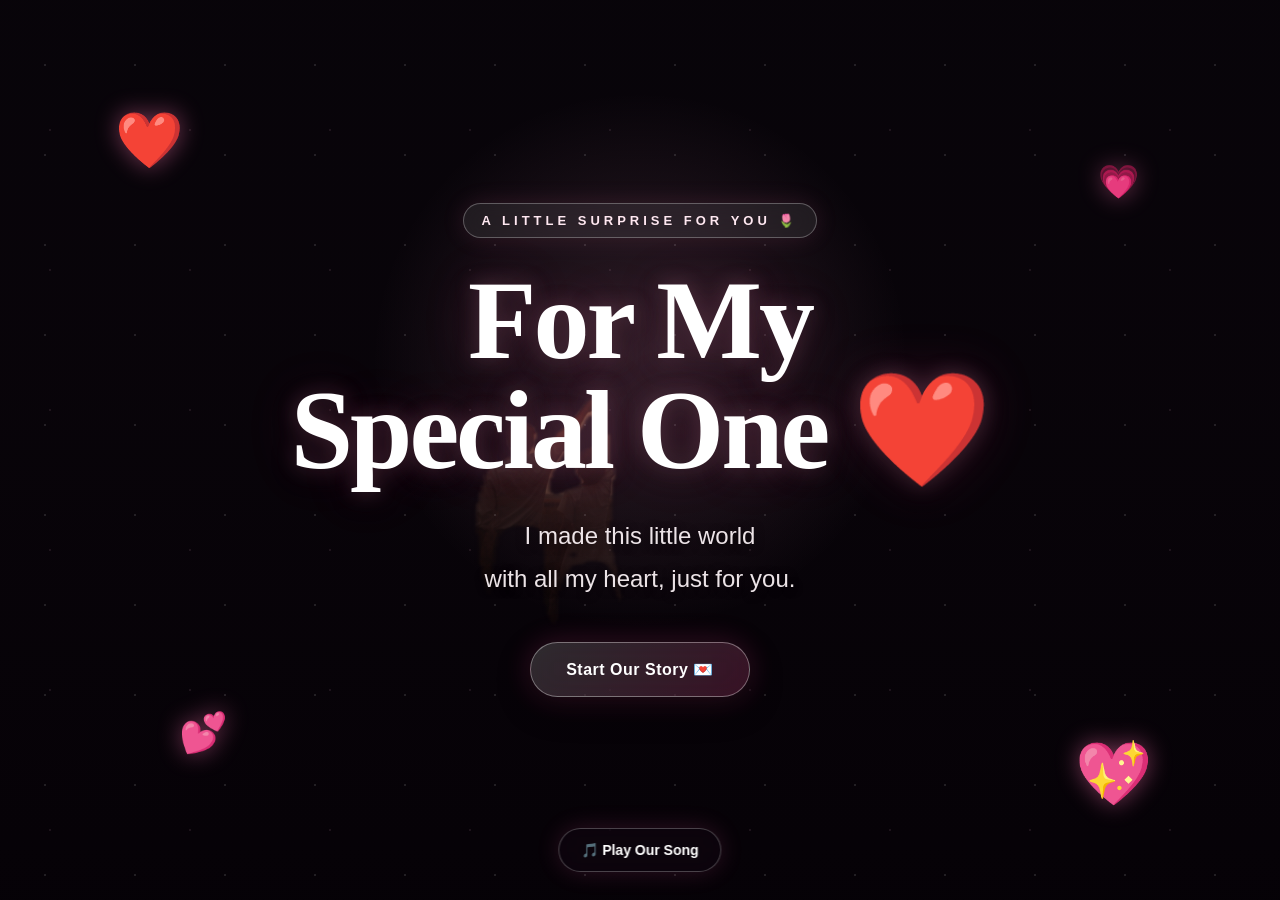
<file: index.html>
<!DOCTYPE html>
<html lang="en">
<head>
    <meta charset="UTF-8">
    <meta name="viewport" content="width=device-width, initial-scale=1.0">

    <title>For You ❤️</title>

    <link rel="stylesheet" href="style.css">
</head>

<body>

    <section class="home">

        <div class="overlay"></div>

        <div class="heart heart-1">❤️</div>
        <div class="heart heart-2">💗</div>
        <div class="heart heart-3">💕</div>
        <div class="heart heart-4">💖</div>

        <div class="home-content">

            <p class="intro">
                A little surprise for you 🌷
            </p>

            <h1>
                For My<br>
                Special One ❤️
            </h1>

            <p class="subtitle">
                I made this little world<br>
                with all my heart, just for you.
            </p>

            <a href="story.html" class="start-btn">
                Start Our Story 💌
            </a>

        </div>
        
        <button class="music-btn" onclick="toggleMusic()">
    🎵 Play Our Song
</button>

<audio id="ourSong" loop>
    <source src="mixkit-villa-penthouse-339.mp3" type="audio/mpeg">
</audio>

    </section>

    <script src="script.js"></script>

</body>
</html>
</file>
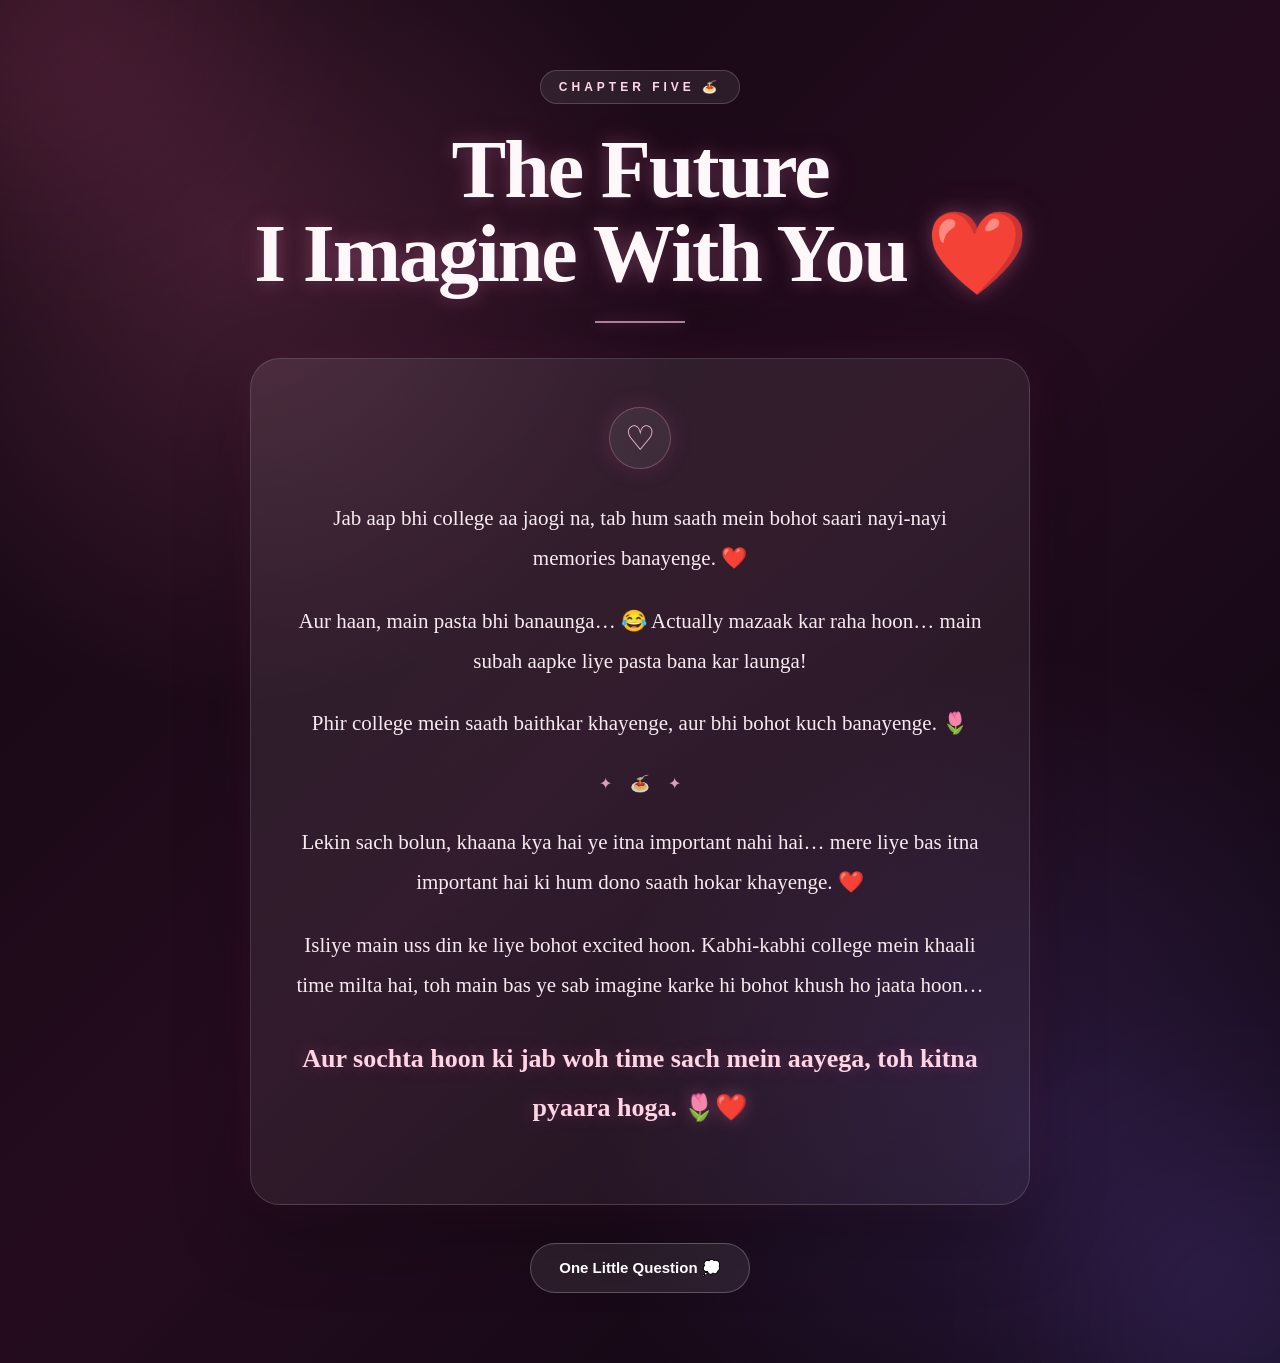
<file: future.html>
<!DOCTYPE html>
<html lang="en">

<head>
    <meta charset="UTF-8">
    <meta name="viewport" content="width=device-width, initial-scale=1.0">

    <title>Our Future 🌷</title>

    <link rel="stylesheet" href="style.css">
</head>

<body>

    <section class="future-page">

        <div class="future-glow glow-future-one"></div>
        <div class="future-glow glow-future-two"></div>

        <div class="future-content">

            <p class="future-label">
                Chapter Five 🍝
            </p>

            <h1>
                The Future<br>
                I Imagine With You ❤️
            </h1>

            <div class="future-line"></div>

            <div class="future-card">

                <div class="future-icon">
                    ♡
                </div>

                <p>
                    Jab aap bhi college aa jaogi na, tab hum saath mein
                    bohot saari nayi-nayi memories banayenge. ❤️
                </p>

                <p>
                    Aur haan, main pasta bhi banaunga… 😂
                    Actually mazaak kar raha hoon…
                    main subah aapke liye pasta bana kar launga!
                </p>

                <p>
                    Phir college mein saath baithkar khayenge,
                    aur bhi bohot kuch banayenge. 🌷
                </p>

                <div class="future-divider">
                    <span>✦</span>
                    <span>🍝</span>
                    <span>✦</span>
                </div>

                <p>
                    Lekin sach bolun, khaana kya hai ye itna important nahi hai…
                    mere liye bas itna important hai ki hum dono
                    saath hokar khayenge. ❤️
                </p>

                <p>
                    Isliye main uss din ke liye bohot excited hoon.
                    Kabhi-kabhi college mein khaali time milta hai,
                    toh main bas ye sab imagine karke hi bohot khush ho jaata hoon…
                </p>

                <p class="future-ending">
                    Aur sochta hoon ki jab woh time sach mein aayega,
                    toh kitna pyaara hoga. 🌷❤️
                </p>

            </div>

            <a href="questions.html" class="next-btn">
                One Little Question 💭
            </a>

        </div>

    </section>

</body>

</html>
</file>
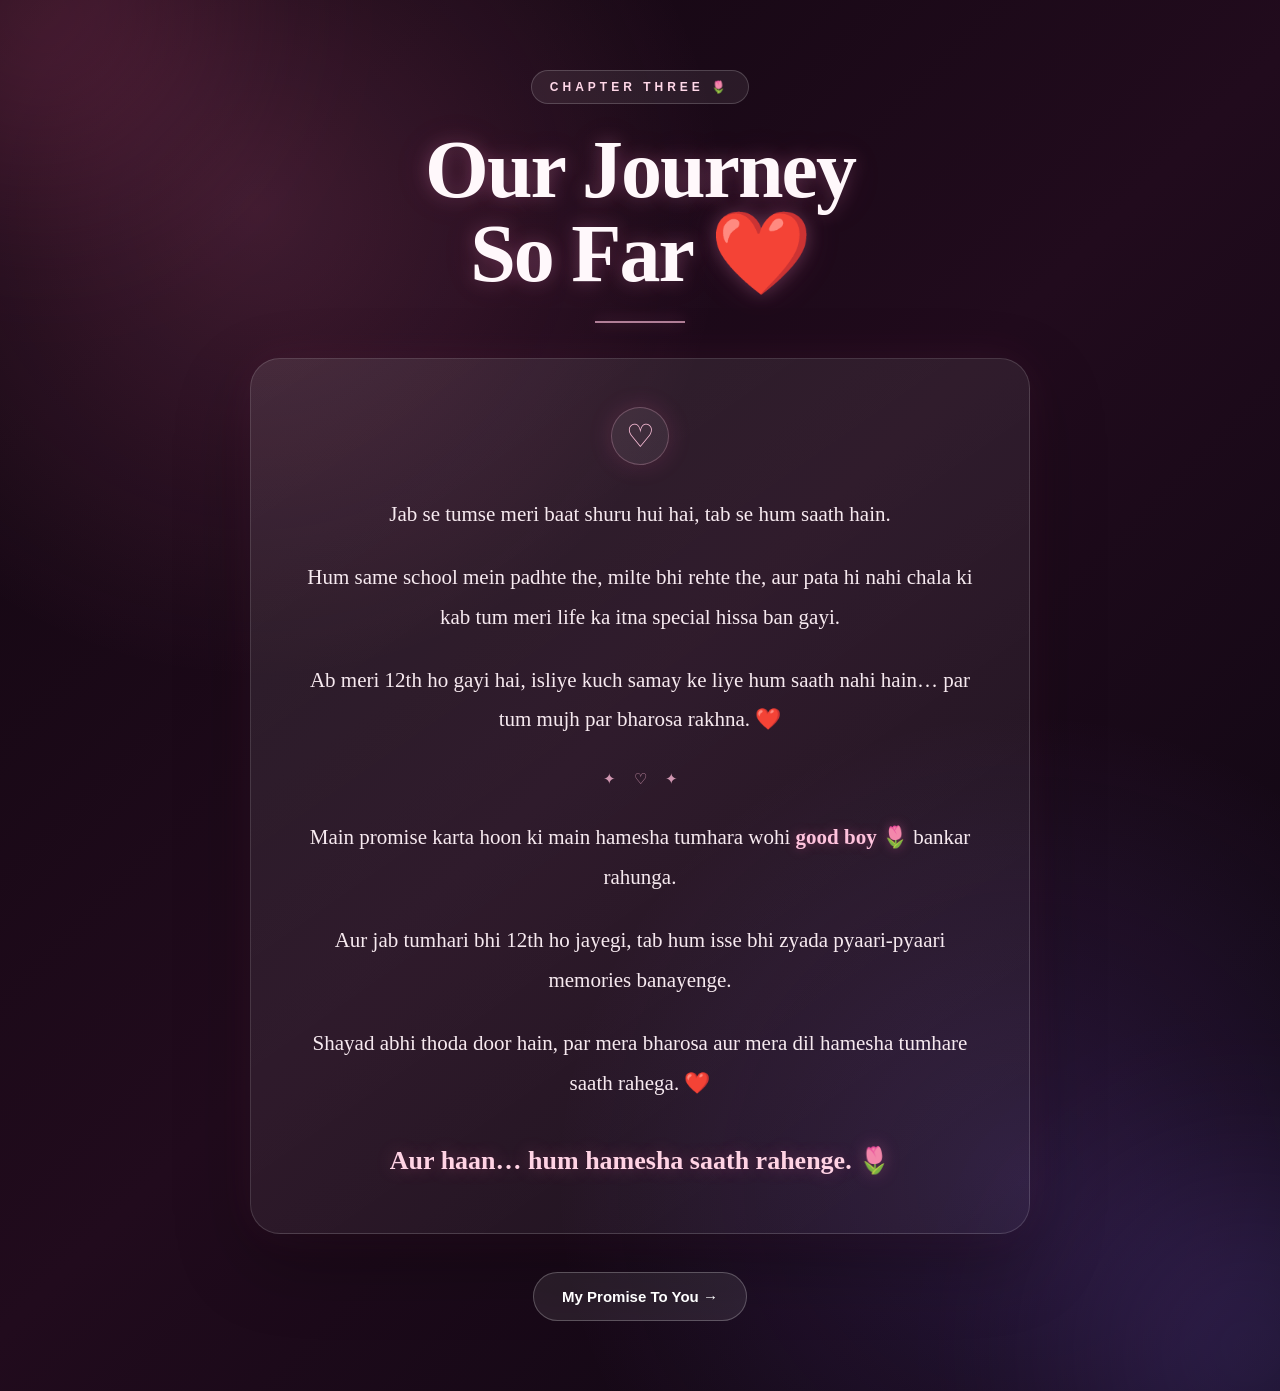
<file: journey.html>
<!DOCTYPE html>
<html lang="en">
<head>
    <meta charset="UTF-8">
    <meta name="viewport" content="width=device-width, initial-scale=1.0">

    <title>Our Journey 🌷</title>

    <link rel="stylesheet" href="style.css">
</head>

<body>

    <section class="journey-page">

        <div class="journey-glow glow-top"></div>
        <div class="journey-glow glow-bottom"></div>

        <div class="journey-content">

            <p class="journey-label">
                Chapter Three 🌷
            </p>

            <h1>
                Our Journey<br>
                So Far ❤️
            </h1>

            <div class="journey-line"></div>

            <div class="journey-card">

                <div class="journey-icon">♡</div>

                <p>
                    Jab se tumse meri baat shuru hui hai,
                    tab se hum saath hain.
                </p>

                <p>
                    Hum same school mein padhte the, milte bhi rehte the,
                    aur pata hi nahi chala ki kab tum meri life ka
                    itna special hissa ban gayi.
                </p>

                <p>
                    Ab meri 12th ho gayi hai, isliye kuch samay ke liye
                    hum saath nahi hain… par tum mujh par bharosa rakhna. ❤️
                </p>

                <div class="journey-divider">
                    <span>✦</span>
                    <span>♡</span>
                    <span>✦</span>
                </div>

                <p>
                    Main promise karta hoon ki main hamesha tumhara wohi
                    <strong>good boy 🌷</strong> bankar rahunga.
                </p>

                <p>
                    Aur jab tumhari bhi 12th ho jayegi, tab hum isse bhi
                    zyada pyaari-pyaari memories banayenge.
                </p>

                <p>
                    Shayad abhi thoda door hain, par mera bharosa aur mera
                    dil hamesha tumhare saath rahega. ❤️
                </p>

                <p class="journey-ending">
                    Aur haan… hum hamesha saath rahenge. 🌷
                </p>

            </div>

            <a href="promise.html" class="next-btn">
                My Promise To You →
            </a>

        </div>

    </section>

</body>
</html>
</file>
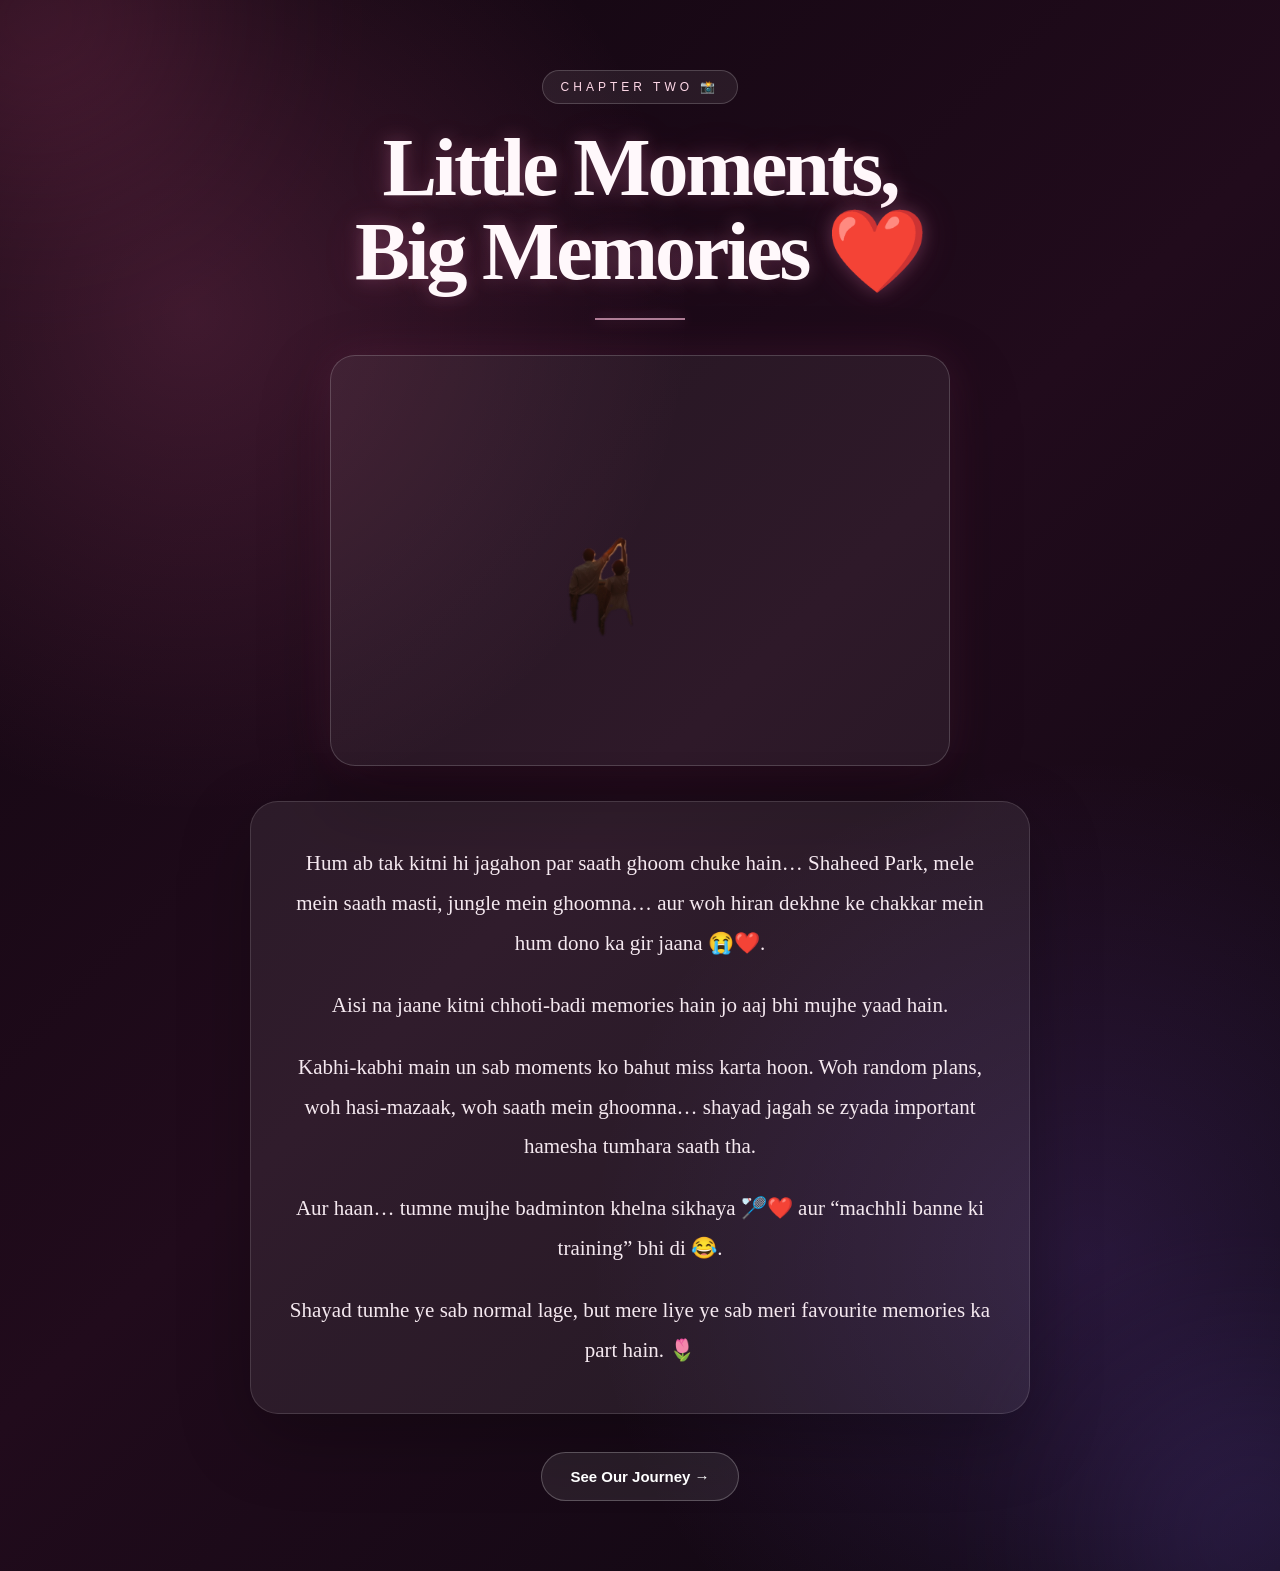
<file: memories.html>
<!DOCTYPE html>
<html lang="en">
<head>
    <meta charset="UTF-8">
    <meta name="viewport" content="width=device-width, initial-scale=1.0">

    <title>Our Memories ❤️</title>

    <link rel="stylesheet" href="style.css">
</head>

<body>

    <section class="memories-page">

        <div class="memory-glow glow-left"></div>
        <div class="memory-glow glow-right"></div>

        <div class="memories-content">

            <p class="memory-label">
                Chapter Two 📸
            </p>

            <h1>
                Little Moments,<br>
                Big Memories ❤️
            </h1>

            <div class="memory-line"></div>

            <div class="memory-photo">
                <img src="xsunset 2.png" alt="A special memory">
            </div>

            <div class="memory-card">

                <p>
                    Hum ab tak kitni hi jagahon par saath ghoom chuke hain…
                    Shaheed Park, mele mein saath masti, jungle mein ghoomna…
                    aur woh hiran dekhne ke chakkar mein hum dono ka gir jaana 😭❤️.
                </p>

                <p>
                    Aisi na jaane kitni chhoti-badi memories hain jo aaj bhi
                    mujhe yaad hain.
                </p>

                <p>
                    Kabhi-kabhi main un sab moments ko bahut miss karta hoon.
                    Woh random plans, woh hasi-mazaak, woh saath mein ghoomna…
                    shayad jagah se zyada important hamesha tumhara saath tha.
                </p>

                <p>
                    Aur haan… tumne mujhe badminton khelna sikhaya 🏸❤️
                    aur “machhli banne ki training” bhi di 😂.
                </p>

                <p>
                    Shayad tumhe ye sab normal lage, but mere liye ye sab
                    meri favourite memories ka part hain. 🌷
                </p>

            </div>

            <a href="journey.html" class="next-btn">
                See Our Journey →
            </a>

        </div>

    </section>

</body>
</html>
</file>
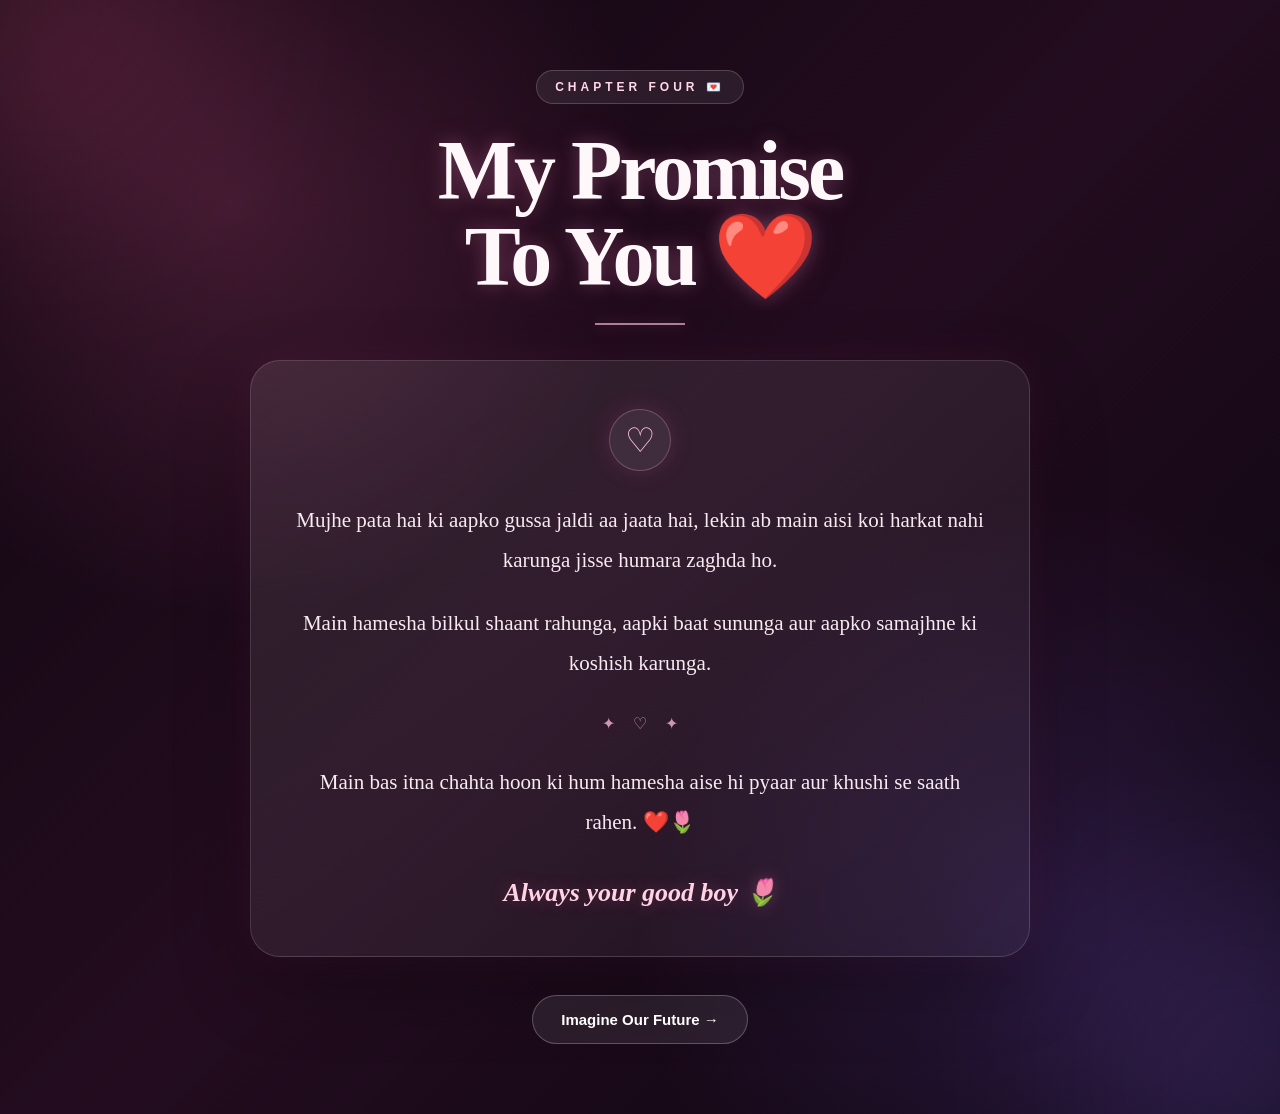
<file: promise.html>
<!DOCTYPE html>
<html lang="en">
<head>
    <meta charset="UTF-8">
    <meta name="viewport" content="width=device-width, initial-scale=1.0">

    <title>My Promise To You ❤️</title>

    <link rel="stylesheet" href="style.css">
</head>

<body>

    <section class="promise-page">

        <div class="promise-glow glow-pink"></div>
        <div class="promise-glow glow-purple"></div>

        <div class="promise-content">

            <p class="promise-label">
                Chapter Four 💌
            </p>

            <h1>
                My Promise<br>
                To You ❤️
            </h1>

            <div class="promise-line"></div>

            <div class="promise-card">

                <div class="promise-heart">
                    ♡
                </div>

                <p>
                    Mujhe pata hai ki aapko gussa jaldi aa jaata hai,
                    lekin ab main aisi koi harkat nahi karunga jisse
                    humara zaghda ho.
                </p>

                <p>
                    Main hamesha bilkul shaant rahunga, aapki baat
                    sununga aur aapko samajhne ki koshish karunga.
                </p>

                <div class="promise-divider">
                    <span>✦</span>
                    <span>♡</span>
                    <span>✦</span>
                </div>

                <p>
                    Main bas itna chahta hoon ki hum hamesha aise hi
                    pyaar aur khushi se saath rahen. ❤️🌷
                </p>

                <div class="promise-signature">
                    Always your good boy 🌷
                </div>

            </div>

            <a href="future.html" class="next-btn">
                Imagine Our Future →
            </a>

        </div>

    </section>

</body>
</html>
</file>
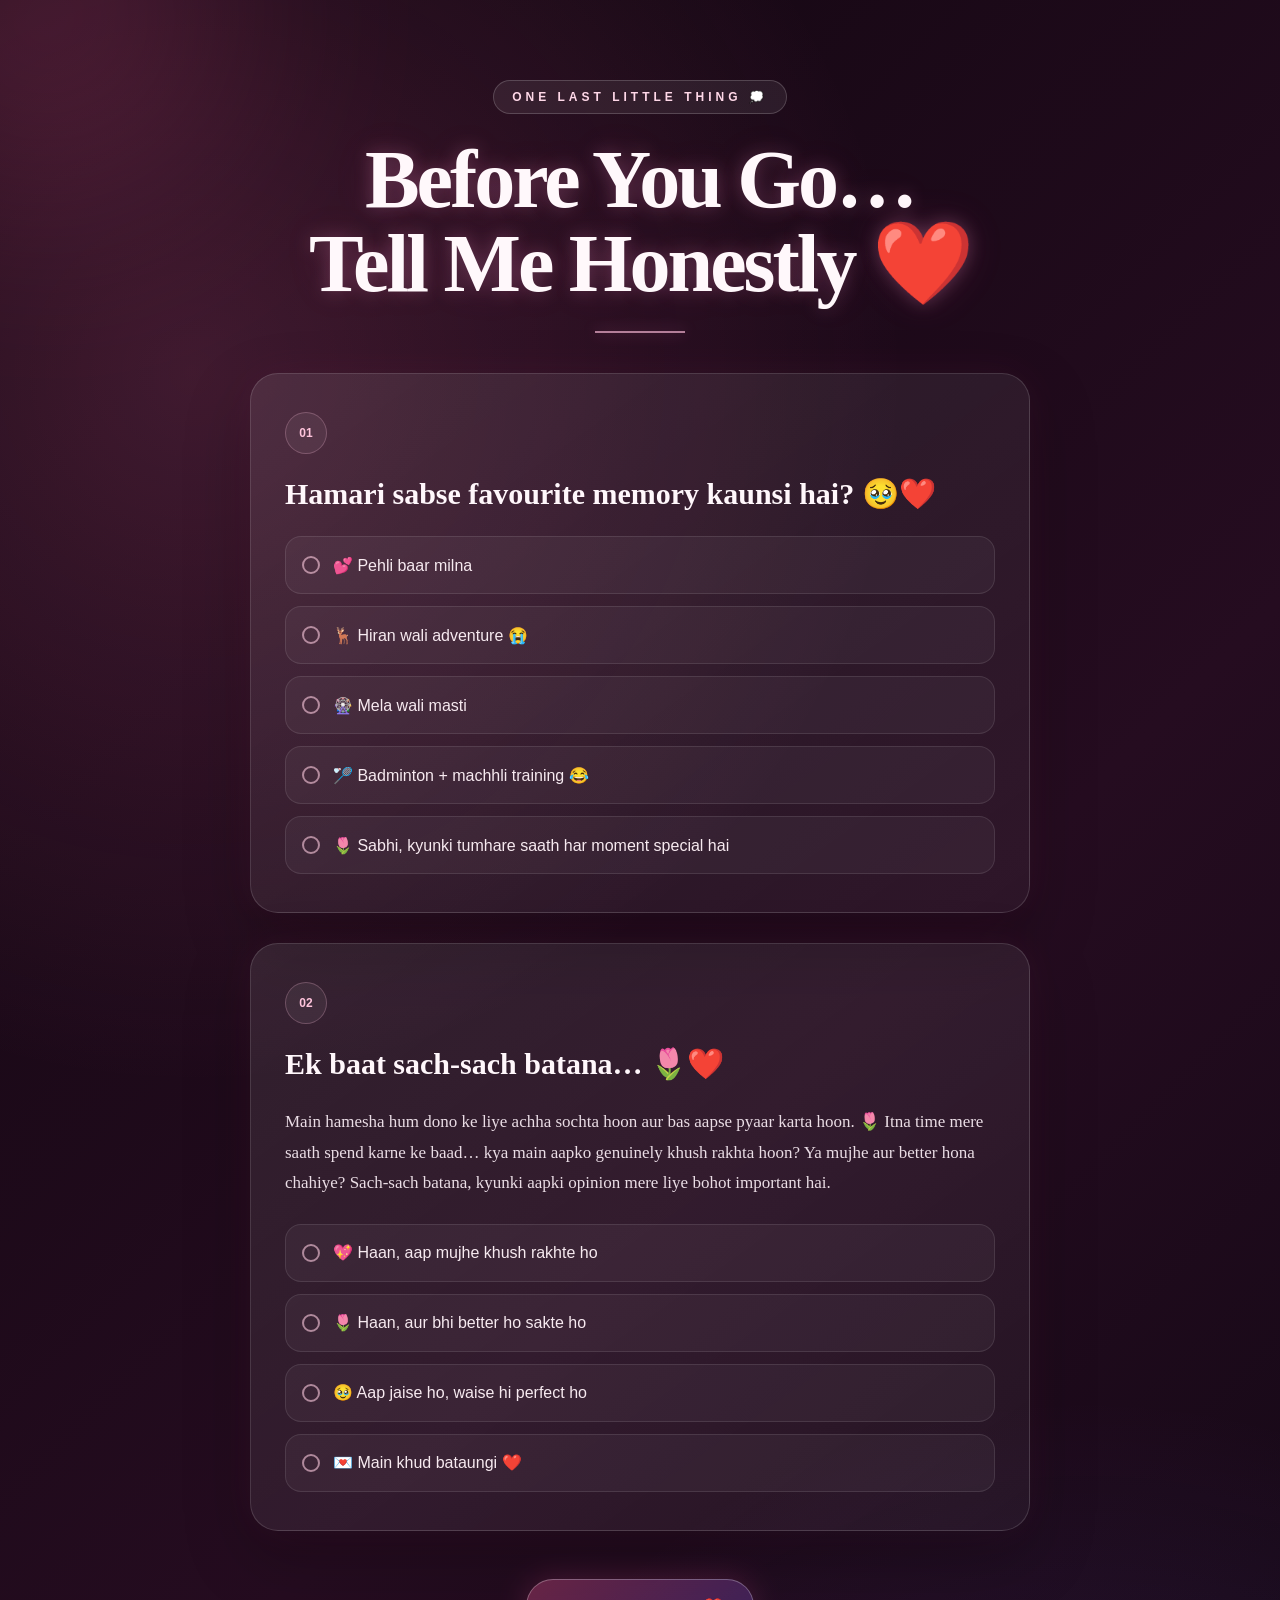
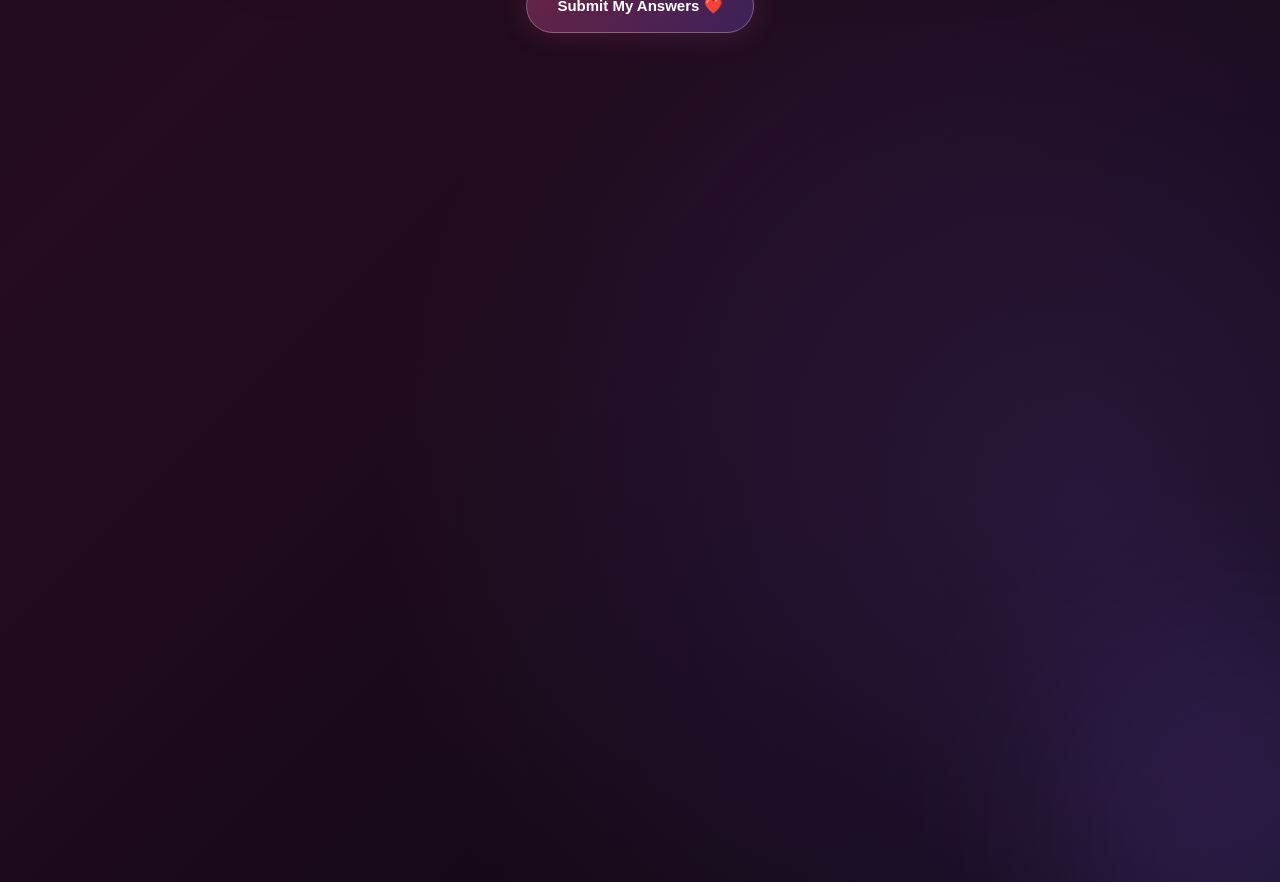
<file: questions.html>
<!DOCTYPE html>
<html lang="en">

<head>
    <meta charset="UTF-8">
    <meta name="viewport" content="width=device-width, initial-scale=1.0">

    <title>Just For You ❤️</title>

    <link rel="stylesheet" href="style.css">
</head>

<body>

    <section class="questions-page">

        <div class="question-glow glow-question-one"></div>
        <div class="question-glow glow-question-two"></div>

        <div class="questions-content">

            <p class="questions-label">
                One Last Little Thing 💭
            </p>

            <h1>
                Before You Go…<br>
                Tell Me Honestly ❤️
            </h1>

            <div class="question-line"></div>


            <!-- QUESTION 1 -->

            <div class="question-card">

                <span class="question-number">
                    01
                </span>

                <h2>
                    Hamari sabse favourite memory kaunsi hai? 🥹❤️
                </h2>

                <div class="options">

                    <label class="option">
                        <input type="radio" name="memory">
                        <span>💕 Pehli baar milna</span>
                    </label>

                    <label class="option">
                        <input type="radio" name="memory">
                        <span>🦌 Hiran wali adventure 😭</span>
                    </label>

                    <label class="option">
                        <input type="radio" name="memory">
                        <span>🎡 Mela wali masti</span>
                    </label>

                    <label class="option">
                        <input type="radio" name="memory">
                        <span>🏸 Badminton + machhli training 😂</span>
                    </label>

                    <label class="option">
                        <input type="radio" name="memory">
                        <span>🌷 Sabhi, kyunki tumhare saath har moment special hai</span>
                    </label>

                </div>

            </div>


            <!-- QUESTION 2 -->

            <div class="question-card">

                <span class="question-number">
                    02
                </span>

                <h2>
                    Ek baat sach-sach batana… 🌷❤️
                </h2>

                <p class="question-description">
                    Main hamesha hum dono ke liye achha sochta hoon
                    aur bas aapse pyaar karta hoon. 🌷
                    Itna time mere saath spend karne ke baad…
                    kya main aapko genuinely khush rakhta hoon?
                    Ya mujhe aur better hona chahiye?
                    Sach-sach batana, kyunki aapki opinion mere liye
                    bohot important hai.
                </p>

                <div class="options">

                    <label class="option">
                        <input type="radio" name="feelings">
                        <span>💖 Haan, aap mujhe khush rakhte ho</span>
                    </label>

                    <label class="option">
                        <input type="radio" name="feelings">
                        <span>🌷 Haan, aur bhi better ho sakte ho</span>
                    </label>

                    <label class="option">
                        <input type="radio" name="feelings">
                        <span>🥹 Aap jaise ho, waise hi perfect ho</span>
                    </label>

                    <label class="option">
                        <input type="radio" name="feelings">
                        <span>💌 Main khud bataungi ❤️</span>
                    </label>

                </div>

            </div>


            <button class="reveal-btn" onclick="showLove()">
                Submit My Answers ❤️
            </button>


            <!-- FINAL SURPRISE -->

            <div class="final-surprise" id="finalSurprise">

                <div class="final-sparkles">
                    ✦ ✧ ✦
                </div>

                <p class="final-small">
                    And after everything…
                </p>

                <h2 class="final-title">
                    I LOVE YOU ❤️
                </h2>

                <h3 class="final-don">
                    MERI CHOTI DON 😘
                </h3>

                <p class="final-message">
                    Thank you for being such a beautiful part
                    of my life. 🌷
                </p>

                <div class="final-hearts">
                    ❤️ 🌷 ❤️ 🌷 ❤️
                </div>

            </div>

        </div>

    </section>

    <script src="script.js"></script>

</body>

</html>
</file>
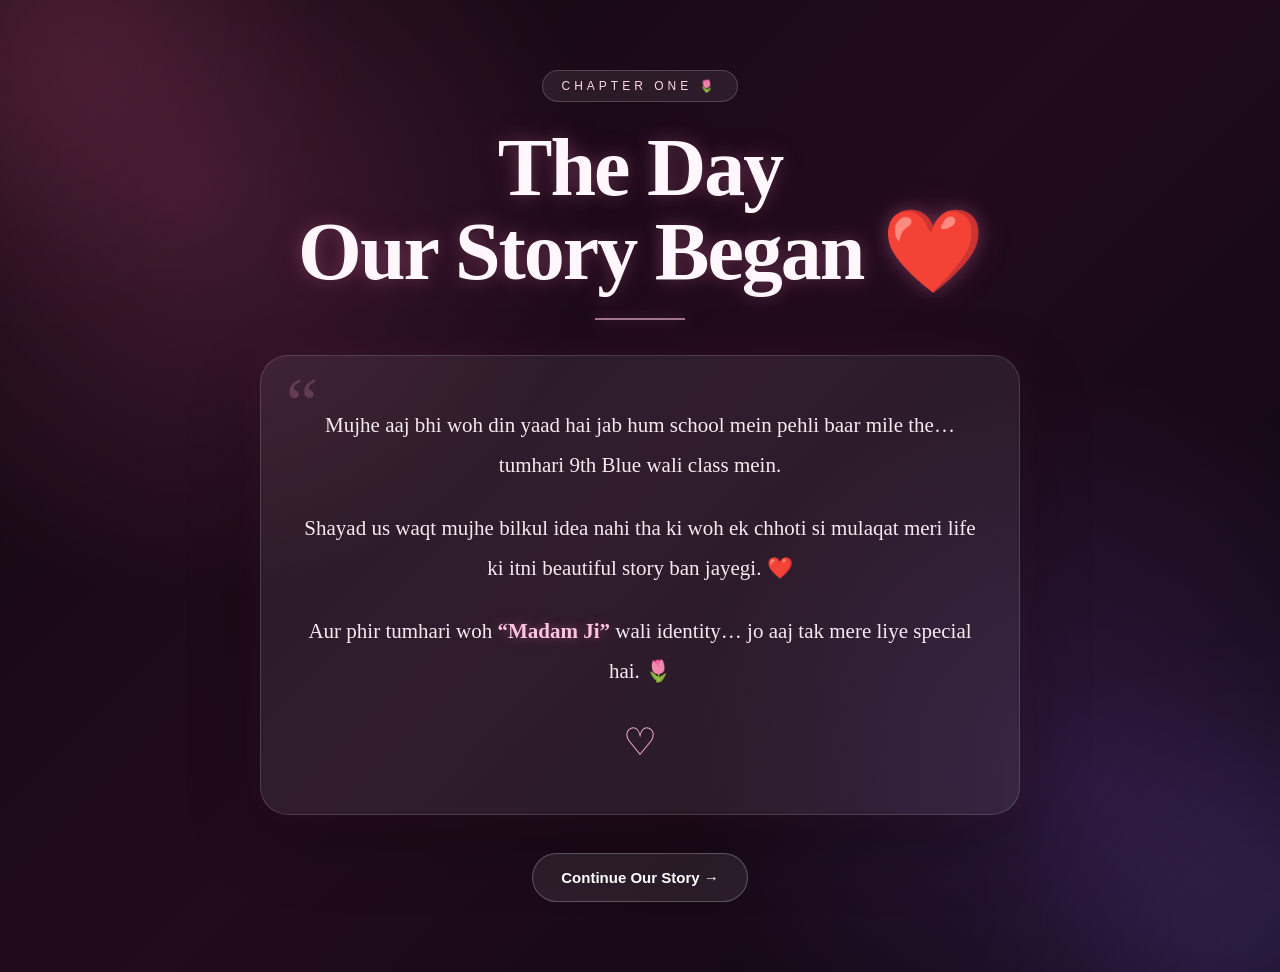
<file: story.html>
<!DOCTYPE html>
<html lang="en">
<head>
    <meta charset="UTF-8">
    <meta name="viewport" content="width=device-width, initial-scale=1.0">

    <title>Our Story ❤️</title>

    <link rel="stylesheet" href="style.css">
</head>

<body>

    <section class="story-page">

        <div class="story-glow glow-one"></div>
        <div class="story-glow glow-two"></div>

        <div class="story-content">

            <p class="story-label">
                Chapter One 🌷
            </p>

            <h1>
                The Day<br>
                Our Story Began ❤️
            </h1>

            <div class="story-line"></div>

            <div class="story-card">

                <div class="quote-mark">“</div>

                <p>
                    Mujhe aaj bhi woh din yaad hai jab hum school mein
                    pehli baar mile the… tumhari 9th Blue wali class mein.
                </p>

                <p>
                    Shayad us waqt mujhe bilkul idea nahi tha ki woh ek
                    chhoti si mulaqat meri life ki itni beautiful story
                    ban jayegi. ❤️
                </p>

                <p>
                    Aur phir tumhari woh
                    <strong>“Madam Ji”</strong> wali identity…
                    jo aaj tak mere liye special hai. 🌷
                </p>

                <div class="story-heart">♡</div>

            </div>

            <a href="memories.html" class="next-btn">
                Continue Our Story →
            </a>

        </div>

    </section>

</body>
</html>
</file>
<file: style.css>
/* ================================
   GLOBAL RESET
================================ */

* {
    margin: 0;
    padding: 0;
    box-sizing: border-box;
}

html {
    scroll-behavior: smooth;
}

body {
    width: 100%;
    min-height: 100vh;

    font-family: Georgia, "Times New Roman", serif;

    background: #09050a;
    color: white;

    overflow-x: hidden;
}


/* ================================
   HOME PAGE
================================ */

.home {
    min-height: 100vh;
    width: 100%;

    position: relative;
    isolation: isolate;

    display: flex;
    justify-content: center;
    align-items: center;

    overflow: hidden;

    background-image: url("xsunset 2.png");
    background-size: cover;
    background-position: center;
    background-repeat: no-repeat;

    animation: backgroundZoom 14s ease-in-out infinite alternate;
}


/* ================================
   CINEMATIC OVERLAY
================================ */

.overlay {
    position: absolute;
    inset: 0;

    z-index: -1;

    background:
        linear-gradient(
            180deg,
            rgba(5, 2, 8, 0.28) 0%,
            rgba(7, 2, 8, 0.38) 45%,
            rgba(5, 1, 6, 0.82) 100%
        );
}


/* Extra soft glow */

.home::before {
    content: "";

    position: absolute;
    inset: 0;

    background:
        radial-gradient(
            circle at 50% 40%,
            rgba(255, 170, 205, 0.16),
            transparent 32%
        );

    pointer-events: none;
}


/* ================================
   HOME CONTENT
================================ */

.home-content {
    width: min(920px, 90%);

    position: relative;
    z-index: 5;

    text-align: center;

    padding: 50px 30px;

    animation: revealContent 1.6s ease forwards;
}


/* Small intro text */

.intro {
    display: inline-block;

    margin-bottom: 28px;

    padding: 9px 18px;

    border: 1px solid rgba(255, 255, 255, 0.28);
    border-radius: 50px;

    background: rgba(255, 255, 255, 0.08);

    backdrop-filter: blur(12px);

    font-family: Arial, sans-serif;
    font-size: 13px;
    font-weight: 600;

    letter-spacing: 4px;
    text-transform: uppercase;

    color: #ffe8f1;

    box-shadow:
        0 0 25px rgba(255, 122, 175, 0.12);
}


/* ================================
   MAIN TITLE
================================ */

h1 {
    margin-bottom: 28px;

    font-size: clamp(58px, 9vw, 112px);

    line-height: 0.98;

    font-weight: 700;

    letter-spacing: -3px;

    color: #fff;

    text-shadow:
        0 4px 25px rgba(0, 0, 0, 0.45),
        0 0 20px rgba(255, 159, 202, 0.28),
        0 0 55px rgba(255, 75, 150, 0.18);
}


/* ================================
   SUBTITLE
================================ */

.subtitle {
    max-width: 670px;

    margin: 0 auto 42px;

    font-family: Arial, sans-serif;

    font-size: clamp(18px, 2.6vw, 24px);

    line-height: 1.8;

    color: rgba(255, 246, 250, 0.92);

    text-shadow:
        0 2px 10px rgba(0, 0, 0, 0.5);
}


/* ================================
   START BUTTON
================================ */

.start-btn {
    display: inline-flex;

    align-items: center;
    justify-content: center;

    min-width: 220px;

    padding: 17px 32px;

    border: 1px solid rgba(255, 255, 255, 0.36);

    border-radius: 100px;

    background:
        linear-gradient(
            135deg,
            rgba(255, 255, 255, 0.16),
            rgba(255, 80, 155, 0.20)
        );

    backdrop-filter: blur(14px);

    color: white;

    font-family: Arial, sans-serif;
    font-size: 16px;
    font-weight: 700;

    letter-spacing: 0.5px;

    text-decoration: none;

    box-shadow:
        0 10px 35px rgba(0, 0, 0, 0.30),
        0 0 30px rgba(255, 82, 157, 0.20);

    transition:
        transform 0.35s ease,
        box-shadow 0.35s ease,
        background 0.35s ease;
}

.start-btn:hover {
    transform: translateY(-6px) scale(1.05);

    background:
        linear-gradient(
            135deg,
            rgba(255, 255, 255, 0.24),
            rgba(255, 80, 155, 0.34)
        );

    box-shadow:
        0 16px 45px rgba(0, 0, 0, 0.35),
        0 0 45px rgba(255, 82, 157, 0.42);
}

.start-btn:active {
    transform: translateY(-2px) scale(1.02);
}


/* ================================
   FLOATING HEARTS
================================ */

.heart {
    position: absolute;

    z-index: 3;

    user-select: none;
    pointer-events: none;

    filter:
        drop-shadow(0 0 12px rgba(255, 120, 180, 0.45));

    animation:
        floatingHeart 5s ease-in-out infinite,
        heartPulse 2.5s ease-in-out infinite alternate;
}

.heart-1 {
    top: 12%;
    left: 9%;

    font-size: 55px;

    animation-delay: 0s;
}

.heart-2 {
    top: 18%;
    right: 11%;

    font-size: 33px;

    animation-delay: 1.1s;
}

.heart-3 {
    bottom: 16%;
    left: 14%;

    font-size: 39px;

    animation-delay: 2.1s;
}

.heart-4 {
    bottom: 10%;
    right: 10%;

    font-size: 62px;

    animation-delay: 3.1s;
}


/* ================================
   SMALL LIGHT PARTICLES
================================ */

.home::after {
    content: "";

    position: absolute;
    inset: -50%;

    pointer-events: none;

    background-image:
        radial-gradient(circle, rgba(255,255,255,0.7) 1px, transparent 1px),
        radial-gradient(circle, rgba(255,190,220,0.55) 1px, transparent 1px);

    background-size:
        90px 90px,
        140px 140px;

    background-position:
        10px 20px,
        60px 90px;

    opacity: 0.16;

    animation: particleMove 22s linear infinite;

    z-index: 1;
}


/* ================================
   ANIMATIONS
================================ */

@keyframes revealContent {

    0% {
        opacity: 0;

        transform:
            translateY(45px)
            scale(0.97);
    }

    100% {
        opacity: 1;

        transform:
            translateY(0)
            scale(1);
    }
}


@keyframes backgroundZoom {

    0% {
        background-size: 100%;
    }

    100% {
        background-size: 108%;
    }
}


@keyframes floatingHeart {

    0% {
        transform:
            translateY(0)
            rotate(-8deg);
    }

    50% {
        transform:
            translateY(-25px)
            rotate(8deg);
    }

    100% {
        transform:
            translateY(0)
            rotate(-8deg);
    }
}


@keyframes heartPulse {

    0% {
        opacity: 0.35;
    }

    100% {
        opacity: 0.85;
    }
}


@keyframes particleMove {

    0% {
        transform: translate3d(0, 0, 0);
    }

    50% {
        transform: translate3d(-40px, -30px, 0);
    }

    100% {
        transform: translate3d(0, 0, 0);
    }
}


/* ================================
   MOBILE RESPONSIVE
================================ */

@media (max-width: 700px) {

    .home {
        background-position: center;
    }

    .home-content {
        width: 94%;

        padding: 35px 15px;
    }

    .intro {
        font-size: 10px;

        letter-spacing: 2.5px;

        padding: 8px 14px;

        margin-bottom: 22px;
    }

    h1 {
        font-size: 52px;

        letter-spacing: -1.5px;

        line-height: 1.02;
    }

    .subtitle {
        font-size: 17px;

        line-height: 1.65;

        margin-bottom: 32px;
    }

    .start-btn {
        min-width: 200px;

        padding: 15px 25px;

        font-size: 14px;
    }

    .heart-1 {
        top: 10%;
        left: 4%;

        font-size: 38px;
    }

    .heart-2 {
        top: 17%;
        right: 5%;

        font-size: 26px;
    }

    .heart-3 {
        bottom: 12%;
        left: 5%;

        font-size: 30px;
    }

    .heart-4 {
        bottom: 8%;
        right: 5%;

        font-size: 42px;
    }
}


/* ================================
   VERY SMALL SCREENS
================================ */

@media (max-width: 400px) {

    h1 {
        font-size: 43px;
    }

    .subtitle {
        font-size: 15px;
    }

    .start-btn {
        min-width: 180px;
    }
}/* =========================================
   PAGE 2 — OUR STORY
========================================= */

.story-page {
    min-height: 100vh;
    position: relative;
    overflow: hidden;

    display: flex;
    justify-content: center;
    align-items: center;

    padding: 70px 20px;

    background:
        radial-gradient(circle at 15% 20%, rgba(255, 105, 170, 0.18), transparent 30%),
        radial-gradient(circle at 85% 80%, rgba(160, 100, 255, 0.16), transparent 30%),
        linear-gradient(135deg, #120711, #210b1d, #0c0710);

    color: white;
}

.story-content {
    width: min(900px, 94%);
    position: relative;
    z-index: 5;
    text-align: center;

    animation: storyReveal 1.2s ease forwards;
}

.story-label {
    display: inline-block;

    margin-bottom: 24px;
    padding: 8px 18px;

    border: 1px solid rgba(255, 255, 255, 0.18);
    border-radius: 50px;

    background: rgba(255, 255, 255, 0.07);
    backdrop-filter: blur(12px);

    font-family: Arial, sans-serif;
    font-size: 12px;
    letter-spacing: 4px;
    text-transform: uppercase;

    color: #ffd7e8;
}

.story-content h1 {
    margin-bottom: 25px;

    font-size: clamp(48px, 7vw, 82px);
    line-height: 1.02;
    letter-spacing: -2px;

    color: #fff7fb;

    text-shadow:
        0 0 18px rgba(255, 160, 205, 0.25),
        0 0 40px rgba(255, 85, 160, 0.12);
}

.story-line {
    width: 90px;
    height: 2px;

    margin: 0 auto 35px;

    background: rgba(255, 190, 220, 0.6);

    box-shadow:
        0 0 15px rgba(255, 130, 190, 0.45);
}

.story-card {
    position: relative;

    max-width: 760px;
    margin: 0 auto 38px;

    padding: 50px 42px;

    border: 1px solid rgba(255, 255, 255, 0.14);
    border-radius: 28px;

    background: rgba(255, 255, 255, 0.07);
    backdrop-filter: blur(18px);

    box-shadow:
        0 25px 70px rgba(0, 0, 0, 0.28),
        0 0 40px rgba(255, 100, 170, 0.08);

    animation: cardFloat 5s ease-in-out infinite;
}

.story-card p {
    margin-bottom: 23px;

    font-family: Georgia, "Times New Roman", serif;
    font-size: clamp(17px, 2vw, 21px);
    line-height: 1.9;

    color: #f6eaf1;
}

.story-card p:last-of-type {
    margin-bottom: 0;
}

.story-card strong {
    color: #ffc4dd;

    text-shadow:
        0 0 12px rgba(255, 120, 180, 0.35);
}

.quote-mark {
    position: absolute;

    top: 12px;
    left: 25px;

    font-size: 72px;
    line-height: 1;

    color: rgba(255, 170, 210, 0.20);
}

.story-heart {
    margin-top: 28px;

    font-size: 38px;

    color: #ffb4d1;

    animation: heartBeat 1.8s ease-in-out infinite;
}

.next-btn {
    display: inline-flex;
    align-items: center;
    justify-content: center;

    padding: 15px 28px;

    border: 1px solid rgba(255, 255, 255, 0.24);
    border-radius: 50px;

    background: rgba(255, 255, 255, 0.08);
    backdrop-filter: blur(12px);

    color: white;
    text-decoration: none;

    font-family: Arial, sans-serif;
    font-size: 15px;
    font-weight: 700;

    transition: 0.35s ease;
}

.next-btn:hover {
    transform: translateY(-5px);

    background: rgba(255, 255, 255, 0.15);

    box-shadow:
        0 0 30px rgba(255, 100, 175, 0.25);
}


/* Soft background glows */

.story-glow {
    position: absolute;

    width: 300px;
    height: 300px;

    border-radius: 50%;

    filter: blur(90px);

    opacity: 0.18;

    pointer-events: none;
}

.glow-one {
    top: -120px;
    left: -100px;

    background: #ff5f9e;
}

.glow-two {
    right: -120px;
    bottom: -100px;

    background: #9b6cff;
}


/* Animations */

@keyframes storyReveal {

    from {
        opacity: 0;
        transform: translateY(35px);
    }

    to {
        opacity: 1;
        transform: translateY(0);
    }
}

@keyframes cardFloat {

    0%,
    100% {
        transform: translateY(0);
    }

    50% {
        transform: translateY(-6px);
    }
}

@keyframes heartBeat {

    0%,
    100% {
        transform: scale(1);
    }

    50% {
        transform: scale(1.18);
    }
}


/* Mobile */

@media (max-width: 600px) {

    .story-page {
        padding: 50px 15px;
    }

    .story-label {
        font-size: 10px;
        letter-spacing: 2.5px;
    }

    .story-content h1 {
        font-size: 46px;
        letter-spacing: -1px;
    }

    .story-card {
        padding: 42px 24px;
        border-radius: 22px;
    }

    .story-card p {
        font-size: 17px;
        line-height: 1.75;
    }

    .next-btn {
        font-size: 14px;
        padding: 14px 23px;
    }
}/* =========================================
   PAGE 3 — OUR MEMORIES
========================================= */

.memories-page {
    min-height: 100vh;
    position: relative;
    overflow: hidden;

    display: flex;
    justify-content: center;
    align-items: center;

    padding: 70px 20px;

    background:
        radial-gradient(
            circle at 15% 20%,
            rgba(255, 105, 170, 0.18),
            transparent 30%
        ),
        radial-gradient(
            circle at 85% 80%,
            rgba(150, 100, 255, 0.16),
            transparent 30%
        ),
        linear-gradient(
            135deg,
            #10060f,
            #210b1c,
            #0c0710
        );

    color: white;
}

.memories-content {
    width: min(950px, 94%);
    position: relative;
    z-index: 5;

    text-align: center;

    animation: memoriesReveal 1.2s ease forwards;
}

.memory-label {
    display: inline-block;

    margin-bottom: 22px;
    padding: 9px 18px;

    border: 1px solid rgba(255, 255, 255, 0.18);
    border-radius: 50px;

    background: rgba(255, 255, 255, 0.07);
    backdrop-filter: blur(12px);

    font-family: Arial, sans-serif;
    font-size: 12px;
    letter-spacing: 4px;
    text-transform: uppercase;

    color: #ffd9e8;
}

.memories-content h1 {
    margin-bottom: 25px;

    font-size: clamp(48px, 7vw, 82px);
    line-height: 1.02;

    color: #fff8fb;

    text-shadow:
        0 0 18px rgba(255, 160, 205, 0.25),
        0 0 45px rgba(255, 80, 160, 0.12);
}

.memory-line {
    width: 90px;
    height: 2px;

    margin: 0 auto 35px;

    background: rgba(255, 190, 220, 0.65);

    box-shadow:
        0 0 15px rgba(255, 130, 190, 0.4);
}


/* =========================================
   MEMORY PHOTO
========================================= */

.memory-photo {
    width: min(620px, 92%);

    margin: 0 auto 35px;

    padding: 10px;

    border: 1px solid rgba(255, 255, 255, 0.18);
    border-radius: 25px;

    background: rgba(255, 255, 255, 0.06);
    backdrop-filter: blur(12px);

    box-shadow:
        0 25px 70px rgba(0, 0, 0, 0.3),
        0 0 45px rgba(255, 100, 170, 0.12);

    animation: photoFloat 5s ease-in-out infinite;
}

.memory-photo img {
    display: block;

    width: 100%;
    height: auto;

    max-height: 520px;

    object-fit: cover;

    border-radius: 18px;
}


/* =========================================
   MEMORY CARD
========================================= */

.memory-card {
    width: min(780px, 95%);

    margin: 0 auto 38px;

    padding: 42px 38px;

    border: 1px solid rgba(255, 255, 255, 0.13);
    border-radius: 28px;

    background: rgba(255, 255, 255, 0.07);
    backdrop-filter: blur(18px);

    box-shadow:
        0 25px 70px rgba(0, 0, 0, 0.25);
}

.memory-card p {
    margin-bottom: 22px;

    font-size: clamp(17px, 2vw, 21px);
    line-height: 1.9;

    color: #f5e9f0;
}

.memory-card p:last-child {
    margin-bottom: 0;
}


/* =========================================
   MEMORY BACKGROUND GLOW
========================================= */

.memory-glow {
    position: absolute;

    width: 320px;
    height: 320px;

    border-radius: 50%;

    filter: blur(100px);

    opacity: 0.17;

    pointer-events: none;
}

.glow-left {
    top: -140px;
    left: -120px;

    background: #ff5b9e;
}

.glow-right {
    right: -130px;
    bottom: -120px;

    background: #9568ff;
}


/* =========================================
   ANIMATIONS
========================================= */

@keyframes memoriesReveal {

    from {
        opacity: 0;
        transform: translateY(35px);
    }

    to {
        opacity: 1;
        transform: translateY(0);
    }
}

@keyframes photoFloat {

    0%,
    100% {
        transform: translateY(0);
    }

    50% {
        transform: translateY(-7px);
    }
}


/* =========================================
   MOBILE
========================================= */

@media (max-width: 600px) {

    .memories-page {
        padding: 50px 15px;
    }

    .memory-label {
        font-size: 10px;
        letter-spacing: 2.5px;
    }

    .memories-content h1 {
        font-size: 45px;
    }

    .memory-card {
        padding: 30px 23px;
        border-radius: 22px;
    }

    .memory-card p {
        font-size: 17px;
        line-height: 1.75;
    }

    .memory-photo {
        padding: 7px;
        border-radius: 21px;
    }

    .memory-photo img {
        border-radius: 15px;
    }
}
/* =========================================
   PAGE 4 — OUR JOURNEY
========================================= */

.journey-page {
    min-height: 100vh;
    position: relative;
    overflow: hidden;

    display: flex;
    justify-content: center;
    align-items: center;

    padding: 70px 20px;

    background:
        radial-gradient(
            circle at 20% 15%,
            rgba(255, 115, 175, 0.18),
            transparent 30%
        ),
        radial-gradient(
            circle at 80% 85%,
            rgba(155, 105, 255, 0.16),
            transparent 30%
        ),
        linear-gradient(
            135deg,
            #10060f,
            #210b1d,
            #0b0610
        );

    color: white;
}

.journey-content {
    width: min(900px, 94%);
    position: relative;
    z-index: 5;

    text-align: center;

    animation: journeyReveal 1.2s ease forwards;
}

.journey-label {
    display: inline-block;

    margin-bottom: 24px;
    padding: 9px 18px;

    border: 1px solid rgba(255, 255, 255, 0.18);
    border-radius: 50px;

    background: rgba(255, 255, 255, 0.07);
    backdrop-filter: blur(12px);

    font-family: Arial, sans-serif;
    font-size: 12px;
    font-weight: 600;

    letter-spacing: 4px;
    text-transform: uppercase;

    color: #ffd8e8;
}

.journey-content h1 {
    margin-bottom: 24px;

    font-size: clamp(48px, 7vw, 82px);
    line-height: 1.03;
    letter-spacing: -2px;

    color: #fff8fb;

    text-shadow:
        0 0 18px rgba(255, 165, 210, 0.25),
        0 0 42px rgba(255, 90, 165, 0.12);
}

.journey-line {
    width: 90px;
    height: 2px;

    margin: 0 auto 35px;

    background: rgba(255, 190, 220, 0.65);

    box-shadow:
        0 0 15px rgba(255, 130, 190, 0.4);
}


/* =========================================
   JOURNEY CARD
========================================= */

.journey-card {
    position: relative;

    max-width: 780px;
    margin: 0 auto 38px;

    padding: 48px 42px;

    border: 1px solid rgba(255, 255, 255, 0.14);
    border-radius: 30px;

    background:
        linear-gradient(
            145deg,
            rgba(255, 255, 255, 0.09),
            rgba(255, 255, 255, 0.04)
        );

    backdrop-filter: blur(18px);

    box-shadow:
        0 28px 75px rgba(0, 0, 0, 0.28),
        0 0 45px rgba(255, 100, 175, 0.08);

    animation: journeyFloat 6s ease-in-out infinite;
}

.journey-card p {
    margin-bottom: 23px;

    font-family: Georgia, "Times New Roman", serif;
    font-size: clamp(17px, 2vw, 21px);
    line-height: 1.9;

    color: #f7eaf0;
}

.journey-card p:last-child {
    margin-bottom: 0;
}

.journey-card strong {
    color: #ffc3dd;

    text-shadow:
        0 0 12px rgba(255, 110, 175, 0.35);
}


/* =========================================
   HEART ICON
========================================= */

.journey-icon {
    width: 58px;
    height: 58px;

    display: flex;
    align-items: center;
    justify-content: center;

    margin: 0 auto 30px;

    border: 1px solid rgba(255, 190, 220, 0.25);
    border-radius: 50%;

    background: rgba(255, 255, 255, 0.07);

    color: #ffc2dc;

    font-size: 32px;

    box-shadow:
        0 0 25px rgba(255, 105, 170, 0.15);

    animation: journeyHeart 2.3s ease-in-out infinite;
}


/* =========================================
   DIVIDER
========================================= */

.journey-divider {
    display: flex;
    justify-content: center;
    align-items: center;
    gap: 18px;

    margin: 30px 0;

    color: #f9b6d3;
    opacity: 0.8;

    font-size: 15px;
}


/* =========================================
   FINAL JOURNEY LINE
========================================= */

.journey-ending {
    margin-top: 32px !important;

    font-size: clamp(20px, 2.5vw, 26px) !important;
    font-weight: 700;

    color: #ffd3e4 !important;

    text-shadow:
        0 0 18px rgba(255, 120, 175, 0.3);
}


/* =========================================
   BACKGROUND GLOWS
========================================= */

.journey-glow {
    position: absolute;

    width: 330px;
    height: 330px;

    border-radius: 50%;

    filter: blur(100px);

    opacity: 0.18;

    pointer-events: none;
}

.glow-top {
    top: -150px;
    left: -120px;

    background: #ff5d9e;
}

.glow-bottom {
    right: -130px;
    bottom: -120px;

    background: #966bff;
}


/* =========================================
   ANIMATIONS
========================================= */

@keyframes journeyReveal {

    from {
        opacity: 0;
        transform: translateY(35px);
    }

    to {
        opacity: 1;
        transform: translateY(0);
    }
}

@keyframes journeyFloat {

    0%,
    100% {
        transform: translateY(0);
    }

    50% {
        transform: translateY(-7px);
    }
}

@keyframes journeyHeart {

    0%,
    100% {
        transform: scale(1);
    }

    50% {
        transform: scale(1.12);
    }
}


/* =========================================
   MOBILE
========================================= */

@media (max-width: 600px) {

    .journey-page {
        padding: 50px 15px;
    }

    .journey-label {
        font-size: 10px;
        letter-spacing: 2.5px;
    }

    .journey-content h1 {
        font-size: 45px;
        letter-spacing: -1px;
    }

    .journey-card {
        padding: 38px 24px;
        border-radius: 23px;
    }

    .journey-card p {
        font-size: 17px;
        line-height: 1.78;
    }

    .journey-icon {
        width: 52px;
        height: 52px;
        font-size: 28px;
    }

    .journey-ending {
        font-size: 20px !important;
    }
}/* =========================================
   PAGE 5 — MY PROMISE
========================================= */

.promise-page {
    min-height: 100vh;
    position: relative;
    overflow: hidden;

    display: flex;
    justify-content: center;
    align-items: center;

    padding: 70px 20px;

    background:
        radial-gradient(
            circle at 18% 18%,
            rgba(255, 105, 170, 0.18),
            transparent 30%
        ),
        radial-gradient(
            circle at 82% 82%,
            rgba(150, 100, 255, 0.16),
            transparent 30%
        ),
        linear-gradient(
            135deg,
            #10060f,
            #230c1f,
            #0b0610
        );

    color: white;
}

.promise-content {
    width: min(900px, 94%);
    position: relative;
    z-index: 5;

    text-align: center;

    animation: promiseReveal 1.2s ease forwards;
}

.promise-label {
    display: inline-block;

    margin-bottom: 24px;
    padding: 9px 18px;

    border: 1px solid rgba(255, 255, 255, 0.18);
    border-radius: 50px;

    background: rgba(255, 255, 255, 0.07);
    backdrop-filter: blur(12px);

    font-family: Arial, sans-serif;
    font-size: 12px;
    font-weight: 600;

    letter-spacing: 4px;
    text-transform: uppercase;

    color: #ffd8e8;
}

.promise-content h1 {
    margin-bottom: 24px;

    font-size: clamp(50px, 7vw, 84px);
    line-height: 1.02;

    color: #fff8fb;

    text-shadow:
        0 0 18px rgba(255, 165, 210, 0.25),
        0 0 42px rgba(255, 90, 165, 0.12);
}

.promise-line {
    width: 90px;
    height: 2px;

    margin: 0 auto 35px;

    background: rgba(255, 190, 220, 0.65);

    box-shadow:
        0 0 15px rgba(255, 130, 190, 0.4);
}


/* =========================================
   PROMISE CARD
========================================= */

.promise-card {
    max-width: 780px;
    margin: 0 auto 38px;

    padding: 48px 42px;

    border: 1px solid rgba(255, 255, 255, 0.14);
    border-radius: 30px;

    background:
        linear-gradient(
            145deg,
            rgba(255, 255, 255, 0.09),
            rgba(255, 255, 255, 0.04)
        );

    backdrop-filter: blur(18px);

    box-shadow:
        0 28px 75px rgba(0, 0, 0, 0.28),
        0 0 45px rgba(255, 100, 175, 0.08);

    animation: promiseFloat 6s ease-in-out infinite;
}

.promise-heart {
    width: 62px;
    height: 62px;

    margin: 0 auto 30px;

    display: flex;
    align-items: center;
    justify-content: center;

    border: 1px solid rgba(255, 190, 220, 0.25);
    border-radius: 50%;

    background: rgba(255, 255, 255, 0.07);

    color: #ffc2dc;
    font-size: 34px;

    box-shadow:
        0 0 25px rgba(255, 105, 170, 0.15);

    animation: promiseHeartBeat 2.2s ease-in-out infinite;
}

.promise-card p {
    margin-bottom: 23px;

    font-size: clamp(17px, 2vw, 21px);
    line-height: 1.9;

    color: #f7eaf0;
}

.promise-card p:last-of-type {
    margin-bottom: 0;
}

.promise-divider {
    display: flex;
    justify-content: center;
    align-items: center;

    gap: 18px;

    margin: 30px 0;

    color: #f9b6d3;
    opacity: 0.8;
}

.promise-signature {
    margin-top: 34px;

    font-size: clamp(20px, 2.5vw, 26px);
    font-weight: 700;
    font-style: italic;

    color: #ffd3e4;

    text-shadow:
        0 0 18px rgba(255, 120, 175, 0.3);
}


/* =========================================
   BACKGROUND GLOWS
========================================= */

.promise-glow {
    position: absolute;

    width: 330px;
    height: 330px;

    border-radius: 50%;

    filter: blur(100px);

    opacity: 0.18;

    pointer-events: none;
}

.glow-pink {
    top: -145px;
    left: -120px;

    background: #ff5d9e;
}

.glow-purple {
    right: -130px;
    bottom: -120px;

    background: #966bff;
}


/* =========================================
   ANIMATIONS
========================================= */

@keyframes promiseReveal {

    from {
        opacity: 0;
        transform: translateY(35px);
    }

    to {
        opacity: 1;
        transform: translateY(0);
    }
}

@keyframes promiseFloat {

    0%,
    100% {
        transform: translateY(0);
    }

    50% {
        transform: translateY(-7px);
    }
}

@keyframes promiseHeartBeat {

    0%,
    100% {
        transform: scale(1);
    }

    50% {
        transform: scale(1.13);
    }
}


/* =========================================
   MOBILE
========================================= */

@media (max-width: 600px) {

    .promise-page {
        padding: 50px 15px;
    }

    .promise-label {
        font-size: 10px;
        letter-spacing: 2.5px;
    }

    .promise-content h1 {
        font-size: 46px;
        letter-spacing: -1px;
    }

    .promise-card {
        padding: 38px 24px;
        border-radius: 23px;
    }

    .promise-card p {
        font-size: 17px;
        line-height: 1.78;
    }

    .promise-heart {
        width: 54px;
        height: 54px;
        font-size: 29px;
    }

    .promise-signature {
        font-size: 20px;
    }
}/* =========================================
   PAGE 6 — OUR FUTURE
========================================= */

.future-page {
    min-height: 100vh;
    position: relative;
    overflow: hidden;

    display: flex;
    justify-content: center;
    align-items: center;

    padding: 70px 20px;

    background:
        radial-gradient(
            circle at 18% 18%,
            rgba(255, 120, 175, 0.18),
            transparent 30%
        ),
        radial-gradient(
            circle at 82% 82%,
            rgba(150, 105, 255, 0.16),
            transparent 30%
        ),
        linear-gradient(
            135deg,
            #10060f,
            #240c1e,
            #0b0610
        );

    color: white;
}

.future-content {
    width: min(900px, 94%);
    position: relative;
    z-index: 5;

    text-align: center;

    animation: futureReveal 1.2s ease forwards;
}

.future-label {
    display: inline-block;

    margin-bottom: 24px;
    padding: 9px 18px;

    border: 1px solid rgba(255, 255, 255, 0.18);
    border-radius: 50px;

    background: rgba(255, 255, 255, 0.07);
    backdrop-filter: blur(12px);

    font-family: Arial, sans-serif;
    font-size: 12px;
    font-weight: 600;

    letter-spacing: 4px;
    text-transform: uppercase;

    color: #ffd8e8;
}

.future-content h1 {
    margin-bottom: 24px;

    font-size: clamp(48px, 7vw, 82px);
    line-height: 1.03;
    letter-spacing: -2px;

    color: #fff8fb;

    text-shadow:
        0 0 18px rgba(255, 165, 210, 0.25),
        0 0 42px rgba(255, 90, 165, 0.12);
}

.future-line {
    width: 90px;
    height: 2px;

    margin: 0 auto 35px;

    background: rgba(255, 190, 220, 0.65);

    box-shadow:
        0 0 15px rgba(255, 130, 190, 0.4);
}


/* =========================================
   FUTURE CARD
========================================= */

.future-card {
    max-width: 780px;
    margin: 0 auto 38px;

    padding: 48px 42px;

    border: 1px solid rgba(255, 255, 255, 0.14);
    border-radius: 30px;

    background:
        linear-gradient(
            145deg,
            rgba(255, 255, 255, 0.09),
            rgba(255, 255, 255, 0.04)
        );

    backdrop-filter: blur(18px);

    box-shadow:
        0 28px 75px rgba(0, 0, 0, 0.28),
        0 0 45px rgba(255, 100, 175, 0.08);

    animation: futureFloat 6s ease-in-out infinite;
}

.future-icon {
    width: 62px;
    height: 62px;

    margin: 0 auto 30px;

    display: flex;
    align-items: center;
    justify-content: center;

    border: 1px solid rgba(255, 190, 220, 0.25);
    border-radius: 50%;

    background: rgba(255, 255, 255, 0.07);

    color: #ffc2dc;
    font-size: 34px;

    box-shadow:
        0 0 25px rgba(255, 105, 170, 0.15);

    animation: futureHeartBeat 2.3s ease-in-out infinite;
}

.future-card p {
    margin-bottom: 23px;

    font-size: clamp(17px, 2vw, 21px);
    line-height: 1.9;

    color: #f7eaf0;
}

.future-divider {
    display: flex;
    justify-content: center;
    align-items: center;

    gap: 18px;

    margin: 30px 0;

    color: #f9b6d3;
    opacity: 0.85;

    font-size: 16px;
}

.future-ending {
    margin-top: 28px !important;

    font-size: clamp(20px, 2.5vw, 26px) !important;
    font-weight: 700;

    color: #ffd4e5 !important;

    text-shadow:
        0 0 18px rgba(255, 120, 175, 0.3);
}


/* =========================================
   BACKGROUND GLOWS
========================================= */

.future-glow {
    position: absolute;

    width: 330px;
    height: 330px;

    border-radius: 50%;

    filter: blur(100px);

    opacity: 0.18;

    pointer-events: none;
}

.glow-future-one {
    top: -145px;
    left: -120px;

    background: #ff5d9e;
}

.glow-future-two {
    right: -130px;
    bottom: -120px;

    background: #966bff;
}


/* =========================================
   ANIMATIONS
========================================= */

@keyframes futureReveal {
    from {
        opacity: 0;
        transform: translateY(35px);
    }

    to {
        opacity: 1;
        transform: translateY(0);
    }
}

@keyframes futureFloat {
    0%,
    100% {
        transform: translateY(0);
    }

    50% {
        transform: translateY(-7px);
    }
}

@keyframes futureHeartBeat {
    0%,
    100% {
        transform: scale(1);
    }

    50% {
        transform: scale(1.13);
    }
}


/* =========================================
   MOBILE
========================================= */

@media (max-width: 600px) {

    .future-page {
        padding: 50px 15px;
    }

    .future-label {
        font-size: 10px;
        letter-spacing: 2.5px;
    }

    .future-content h1 {
        font-size: 45px;
        letter-spacing: -1px;
    }

    .future-card {
        padding: 38px 24px;
        border-radius: 23px;
    }

    .future-card p {
        font-size: 17px;
        line-height: 1.78;
    }

    .future-icon {
        width: 54px;
        height: 54px;
        font-size: 29px;
    }

    .future-ending {
        font-size: 20px !important;
    }
}/* =========================================
   PAGE 7 — QUESTIONS + FINAL SURPRISE
========================================= */

.questions-page {
    min-height: 100vh;
    position: relative;
    overflow: hidden;

    display: flex;
    justify-content: center;
    align-items: flex-start;

    padding: 80px 20px 100px;

    background:
        radial-gradient(
            circle at 15% 15%,
            rgba(255, 105, 170, 0.18),
            transparent 30%
        ),
        radial-gradient(
            circle at 85% 85%,
            rgba(150, 100, 255, 0.16),
            transparent 30%
        ),
        linear-gradient(
            135deg,
            #10060f,
            #250c20,
            #0b0610
        );

    color: white;
}

.questions-content {
    width: min(900px, 94%);
    position: relative;
    z-index: 5;

    text-align: center;

    animation: questionsReveal 1.2s ease forwards;
}

.questions-label {
    display: inline-block;

    margin-bottom: 24px;
    padding: 9px 18px;

    border: 1px solid rgba(255, 255, 255, 0.18);
    border-radius: 50px;

    background: rgba(255, 255, 255, 0.07);
    backdrop-filter: blur(12px);

    font-family: Arial, sans-serif;
    font-size: 12px;
    font-weight: 600;

    letter-spacing: 4px;
    text-transform: uppercase;

    color: #ffd8e8;
}

.questions-content > h1 {
    margin-bottom: 24px;

    font-size: clamp(48px, 7vw, 82px);
    line-height: 1.03;

    color: #fff8fb;

    text-shadow:
        0 0 18px rgba(255, 165, 210, 0.25),
        0 0 42px rgba(255, 90, 165, 0.12);
}

.question-line {
    width: 90px;
    height: 2px;

    margin: 0 auto 40px;

    background: rgba(255, 190, 220, 0.65);

    box-shadow:
        0 0 15px rgba(255, 130, 190, 0.4);
}


/* =========================================
   QUESTION CARDS
========================================= */

.question-card {
    width: min(780px, 100%);

    margin: 0 auto 30px;

    padding: 38px 34px;

    text-align: left;

    border: 1px solid rgba(255, 255, 255, 0.14);
    border-radius: 28px;

    background:
        linear-gradient(
            145deg,
            rgba(255, 255, 255, 0.09),
            rgba(255, 255, 255, 0.04)
        );

    backdrop-filter: blur(18px);

    box-shadow:
        0 25px 65px rgba(0, 0, 0, 0.25),
        0 0 40px rgba(255, 100, 175, 0.07);

    transition:
        transform 0.35s ease,
        box-shadow 0.35s ease;
}

.question-card:hover {
    transform: translateY(-4px);

    box-shadow:
        0 30px 75px rgba(0, 0, 0, 0.30),
        0 0 45px rgba(255, 100, 175, 0.11);
}

.question-number {
    display: inline-flex;

    width: 42px;
    height: 42px;

    align-items: center;
    justify-content: center;

    margin-bottom: 20px;

    border: 1px solid rgba(255, 190, 220, 0.25);
    border-radius: 50%;

    background: rgba(255, 255, 255, 0.06);

    color: #ffc4dc;

    font-family: Arial, sans-serif;
    font-size: 12px;
    font-weight: bold;
}

.question-card h2 {
    margin-bottom: 22px;

    font-size: clamp(22px, 3vw, 30px);
    line-height: 1.35;

    color: #fff7fb;
}

.question-description {
    margin-bottom: 25px;

    font-size: 17px;
    line-height: 1.8;

    color: #eadde5;
}


/* =========================================
   OPTIONS
========================================= */

.options {
    display: flex;
    flex-direction: column;
    gap: 12px;
}

.option {
    display: flex;
    align-items: center;

    min-height: 58px;

    padding: 14px 16px;

    border: 1px solid rgba(255, 255, 255, 0.10);
    border-radius: 16px;

    background: rgba(255, 255, 255, 0.045);

    cursor: pointer;

    font-family: Arial, sans-serif;
    font-size: 16px;

    color: #f7eaf0;

    transition:
        background 0.25s ease,
        border-color 0.25s ease,
        transform 0.25s ease;
}

.option:hover {
    transform: translateX(4px);

    background: rgba(255, 255, 255, 0.09);

    border-color: rgba(255, 180, 215, 0.28);
}

.option input {
    appearance: none;

    width: 18px;
    height: 18px;

    margin-right: 13px;

    border: 2px solid rgba(255, 205, 225, 0.60);
    border-radius: 50%;

    position: relative;

    flex-shrink: 0;
}

.option input:checked {
    border-color: #ff9fc2;

    box-shadow:
        0 0 12px rgba(255, 120, 175, 0.30);
}

.option input:checked::after {
    content: "";

    position: absolute;

    width: 8px;
    height: 8px;

    top: 3px;
    left: 3px;

    border-radius: 50%;

    background: #ffb2d0;
}


/* =========================================
   SUBMIT BUTTON
========================================= */

.reveal-btn {
    display: inline-flex;

    align-items: center;
    justify-content: center;

    margin: 18px auto 10px;

    padding: 17px 30px;

    border: 1px solid rgba(255, 255, 255, 0.28);
    border-radius: 100px;

    background:
        linear-gradient(
            135deg,
            rgba(255, 90, 155, 0.32),
            rgba(145, 95, 255, 0.25)
        );

    backdrop-filter: blur(14px);

    color: white;

    font-family: Arial, sans-serif;
    font-size: 15px;
    font-weight: 700;

    cursor: pointer;

    box-shadow:
        0 0 30px rgba(255, 90, 160, 0.18);

    transition: 0.35s ease;
}

.reveal-btn:hover {
    transform: translateY(-5px) scale(1.04);

    box-shadow:
        0 0 42px rgba(255, 90, 160, 0.35);
}


/* =========================================
   FINAL SURPRISE
========================================= */

.final-surprise {
    max-width: 850px;

    margin: 70px auto 0;

    padding: 70px 25px;

    text-align: center;

    opacity: 0;

    transform: scale(0.86) translateY(35px);

    pointer-events: none;

    transition:
        opacity 1s ease,
        transform 1s cubic-bezier(0.2, 0.75, 0.2, 1);
}

.final-surprise.show {
    opacity: 1;

    transform: scale(1) translateY(0);

    pointer-events: auto;
}

.final-sparkles {
    margin-bottom: 22px;

    color: #ffc0da;

    font-size: 24px;
    letter-spacing: 12px;

    animation: sparklePulse 2s ease-in-out infinite;
}

.final-small {
    margin-bottom: 20px;

    font-family: Arial, sans-serif;
    font-size: 15px;

    letter-spacing: 3px;
    text-transform: uppercase;

    color: #f5cbdc;
}

.final-title {
    margin-bottom: 12px;

    font-size: clamp(65px, 11vw, 125px);
    line-height: 0.95;

    color: white;

    text-shadow:
        0 0 15px rgba(255, 170, 210, 0.5),
        0 0 45px rgba(255, 75, 150, 0.35),
        0 0 90px rgba(255, 70, 160, 0.20);

    animation: loveGlow 2.2s ease-in-out infinite alternate;
}

.final-don {
    margin-bottom: 30px;

    font-size: clamp(38px, 7vw, 74px);
    line-height: 1;

    font-weight: 700;

    color: #ffc4dd;

    text-shadow:
        0 0 15px rgba(255, 150, 195, 0.45),
        0 0 45px rgba(255, 75, 150, 0.20);
}

.final-message {
    max-width: 600px;

    margin: 0 auto 28px;

    font-size: 20px;
    line-height: 1.7;

    color: #f4e3ea;
}

.final-hearts {
    font-size: 23px;
    letter-spacing: 8px;

    animation: floatingHearts 3s ease-in-out infinite;
}


/* =========================================
   BACKGROUND GLOWS
========================================= */

.question-glow {
    position: absolute;

    width: 360px;
    height: 360px;

    border-radius: 50%;

    filter: blur(110px);

    opacity: 0.18;

    pointer-events: none;
}

.glow-question-one {
    top: -160px;
    left: -130px;

    background: #ff5d9e;
}

.glow-question-two {
    right: -140px;
    bottom: -120px;

    background: #966bff;
}


/* =========================================
   ANIMATIONS
========================================= */

@keyframes questionsReveal {
    from {
        opacity: 0;
        transform: translateY(35px);
    }

    to {
        opacity: 1;
        transform: translateY(0);
    }
}

@keyframes sparklePulse {
    0%,
    100% {
        opacity: 0.45;
        transform: scale(1);
    }

    50% {
        opacity: 1;
        transform: scale(1.08);
    }
}

@keyframes loveGlow {
    from {
        transform: scale(1);
    }

    to {
        transform: scale(1.025);
    }
}

@keyframes floatingHearts {
    0%,
    100% {
        transform: translateY(0);
    }

    50% {
        transform: translateY(-9px);
    }
}


/* =========================================
   MOBILE
========================================= */

@media (max-width: 600px) {

    .questions-page {
        padding: 55px 14px 80px;
    }

    .questions-label {
        font-size: 10px;
        letter-spacing: 2.5px;
    }

    .questions-content > h1 {
        font-size: 44px;
        letter-spacing: -1px;
    }

    .question-card {
        padding: 30px 20px;
        border-radius: 22px;
    }

    .question-card h2 {
        font-size: 22px;
    }

    .question-description {
        font-size: 16px;
        line-height: 1.75;
    }

    .option {
        font-size: 14px;
        line-height: 1.45;
    }

    .reveal-btn {
        width: 100%;
        max-width: 300px;
    }

    .final-surprise {
        margin-top: 50px;
        padding: 55px 10px;
    }

    .final-title {
        font-size: 58px;
    }

    .final-don {
        font-size: 38px;
    }

    .final-message {
        font-size: 17px;
    }
}/* =========================================
   CELEBRATION HEARTS
========================================= */

.celebration-heart {
    position: fixed;

    bottom: -50px;

    z-index: 100;

    pointer-events: none;

    animation: celebrationFloat 5s linear forwards;

    filter:
        drop-shadow(
            0 0 10px rgba(255, 130, 185, 0.55)
        );
}

@keyframes celebrationFloat {

    0% {
        transform:
            translateY(0)
            rotate(0deg);

        opacity: 0;
    }

    10% {
        opacity: 1;
    }

    100% {
        transform:
            translateY(-110vh)
            rotate(25deg);

        opacity: 0;
    }
}/* =========================================
   MUSIC BUTTON
========================================= */

.music-btn {
    position: fixed;

    left: 50%;
    bottom: 28px;

    transform: translateX(-50%);

    z-index: 20;

    padding: 13px 22px;

    border: 1px solid rgba(255, 255, 255, 0.25);
    border-radius: 50px;

    background: rgba(20, 8, 20, 0.45);

    backdrop-filter: blur(14px);

    color: white;

    font-family: Arial, sans-serif;
    font-size: 14px;
    font-weight: 700;

    cursor: pointer;

    box-shadow:
        0 0 25px rgba(255, 100, 175, 0.16);

    transition: 0.3s ease;
}

.music-btn:hover {
    transform: translateX(-50%) translateY(-4px);

    background: rgba(255, 255, 255, 0.12);

    box-shadow:
        0 0 35px rgba(255, 100, 175, 0.3);
}

@media (max-width: 600px) {

    .music-btn {
        bottom: 18px;

        font-size: 13px;
        padding: 12px 18px;
    }
}
</file>
